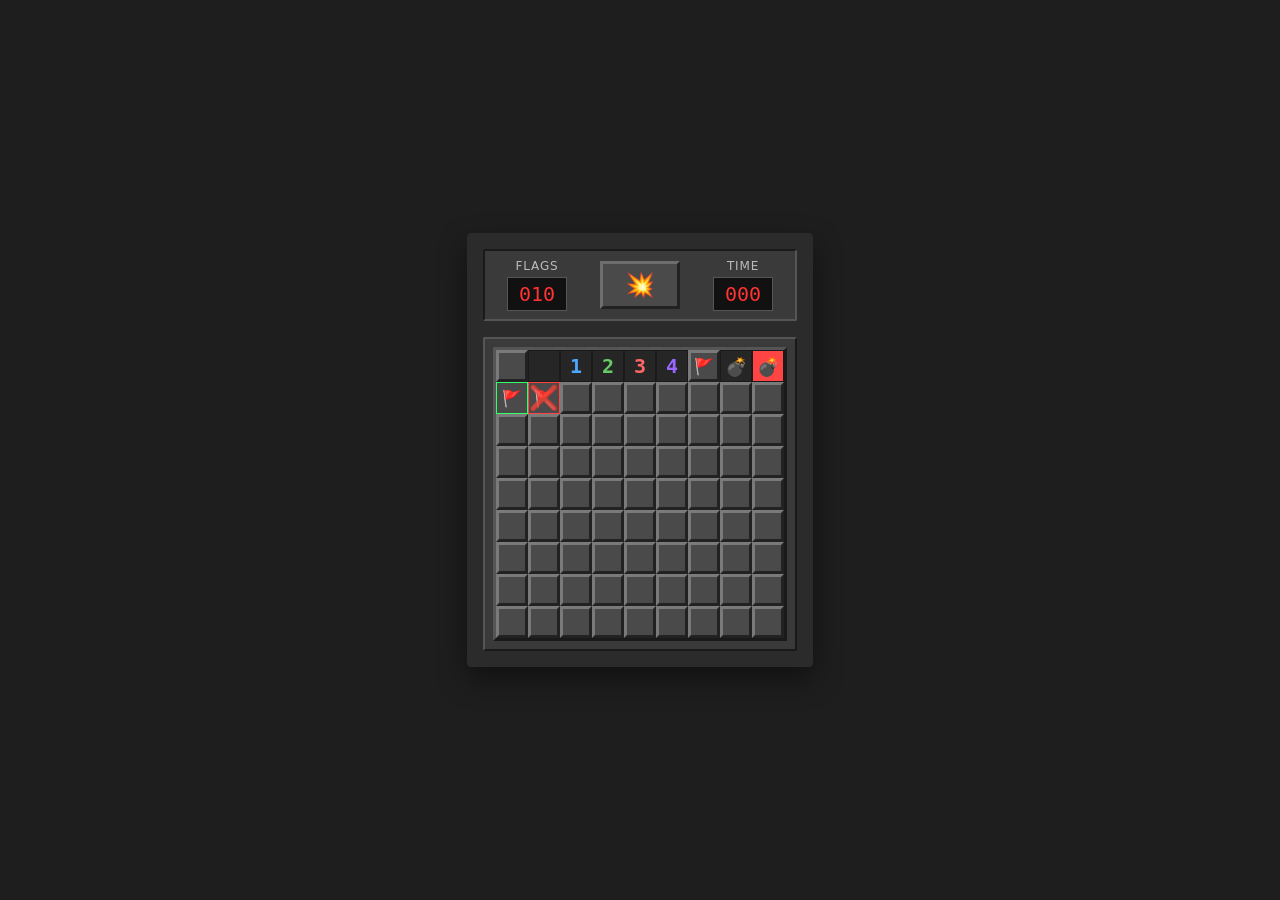
<file: BarsukovRodion/index.html>
<!doctype html>
<html lang="en">
<head>
    <meta charset="UTF-8" />
    <meta name="viewport" content="width=device-width, initial-scale=1.0" />
    <meta name="description" content="Minesweeper game interface - PR 1" />
    <title>Minesweeper UI - PR 1</title>
    <link rel="stylesheet" href="styles.css" />
</head>
<body>
<div class="game">
    <header class="game-header" aria-label="Game control panel">
        <div class="header-item header-flags">
            <span class="label">Flags</span>
            <output class="value" id="flag-count" aria-live="polite" aria-label="Number of flags">010</output>
        </div>
        <button
                class="header-item header-reset"
                id="reset-button"
                type="button"
                aria-label="Restart game"
                title="Restart game"
        >💥</button>
        <div class="header-item header-timer">
            <span class="label">Time</span>
            <output class="value" id="timer" aria-live="polite" aria-label="Time in seconds">000</output>
        </div>
    </header>

    <main class="game-main">
        <div class="board" role="grid" aria-rowcount="9" aria-colcount="9">

            <div class="row" role="row">
                <div class="cell cell--closed" role="gridcell" tabindex="0" aria-label="Closed cell"></div>
                <div class="cell cell--open" role="gridcell" aria-label="Empty open cell"></div>

                <div class="cell cell--open cell--number-1" role="gridcell" aria-label="Number 1">1</div>
                <div class="cell cell--open cell--number-2" role="gridcell" aria-label="Number 2">2</div>
                <div class="cell cell--open cell--number-3" role="gridcell" aria-label="Number 3">3</div>
                <div class="cell cell--open cell--number-4" role="gridcell" aria-label="Number 4">4</div>

                <div class="cell cell--flag" role="gridcell" tabindex="0" aria-label="Flag"></div>
                <div class="cell cell--mine" role="gridcell" aria-label="Mine"></div>
                <div class="cell cell--exploded" role="gridcell" aria-label="Exploded mine"></div>
            </div>

            <div class="row" role="row">
                <div class="cell cell--flag-correct" role="gridcell" aria-label="Correct flag"></div>
                <div class="cell cell--flag-wrong" role="gridcell" aria-label="Wrong flag"></div>
                <div class="cell cell--closed" role="gridcell" tabindex="0" aria-label="Closed cell"></div>
                <div class="cell cell--closed" role="gridcell" tabindex="0" aria-label="Closed cell"></div>
                <div class="cell cell--closed" role="gridcell" tabindex="0" aria-label="Closed cell"></div>
                <div class="cell cell--closed" role="gridcell" tabindex="0" aria-label="Closed cell"></div>
                <div class="cell cell--closed" role="gridcell" tabindex="0" aria-label="Closed cell"></div>
                <div class="cell cell--closed" role="gridcell" tabindex="0" aria-label="Closed cell"></div>
                <div class="cell cell--closed" role="gridcell" tabindex="0" aria-label="Closed cell"></div>
            </div>

            <div class="row" role="row">
                <div class="cell cell--closed" role="gridcell" tabindex="0" aria-label="Closed cell"></div>
                <div class="cell cell--closed" role="gridcell" tabindex="0" aria-label="Closed cell"></div>
                <div class="cell cell--closed" role="gridcell" tabindex="0" aria-label="Closed cell"></div>
                <div class="cell cell--closed" role="gridcell" tabindex="0" aria-label="Closed cell"></div>
                <div class="cell cell--closed" role="gridcell" tabindex="0" aria-label="Closed cell"></div>
                <div class="cell cell--closed" role="gridcell" tabindex="0" aria-label="Closed cell"></div>
                <div class="cell cell--closed" role="gridcell" tabindex="0" aria-label="Closed cell"></div>
                <div class="cell cell--closed" role="gridcell" tabindex="0" aria-label="Closed cell"></div>
                <div class="cell cell--closed" role="gridcell" tabindex="0" aria-label="Closed cell"></div>
            </div>

            <div class="row" role="row">
                <div class="cell cell--closed" role="gridcell" tabindex="0" aria-label="Closed cell"></div>
                <div class="cell cell--closed" role="gridcell" tabindex="0" aria-label="Closed cell"></div>
                <div class="cell cell--closed" role="gridcell" tabindex="0" aria-label="Closed cell"></div>
                <div class="cell cell--closed" role="gridcell" tabindex="0" aria-label="Closed cell"></div>
                <div class="cell cell--closed" role="gridcell" tabindex="0" aria-label="Closed cell"></div>
                <div class="cell cell--closed" role="gridcell" tabindex="0" aria-label="Closed cell"></div>
                <div class="cell cell--closed" role="gridcell" tabindex="0" aria-label="Closed cell"></div>
                <div class="cell cell--closed" role="gridcell" tabindex="0" aria-label="Closed cell"></div>
                <div class="cell cell--closed" role="gridcell" tabindex="0" aria-label="Closed cell"></div>
            </div>

            <div class="row" role="row">
                <div class="cell cell--closed" role="gridcell" tabindex="0" aria-label="Closed cell"></div>
                <div class="cell cell--closed" role="gridcell" tabindex="0" aria-label="Closed cell"></div>
                <div class="cell cell--closed" role="gridcell" tabindex="0" aria-label="Closed cell"></div>
                <div class="cell cell--closed" role="gridcell" tabindex="0" aria-label="Closed cell"></div>
                <div class="cell cell--closed" role="gridcell" tabindex="0" aria-label="Closed cell"></div>
                <div class="cell cell--closed" role="gridcell" tabindex="0" aria-label="Closed cell"></div>
                <div class="cell cell--closed" role="gridcell" tabindex="0" aria-label="Closed cell"></div>
                <div class="cell cell--closed" role="gridcell" tabindex="0" aria-label="Closed cell"></div>
                <div class="cell cell--closed" role="gridcell" tabindex="0" aria-label="Closed cell"></div>
            </div>

            <div class="row" role="row">
                <div class="cell cell--closed" role="gridcell" tabindex="0" aria-label="Closed cell"></div>
                <div class="cell cell--closed" role="gridcell" tabindex="0" aria-label="Closed cell"></div>
                <div class="cell cell--closed" role="gridcell" tabindex="0" aria-label="Closed cell"></div>
                <div class="cell cell--closed" role="gridcell" tabindex="0" aria-label="Closed cell"></div>
                <div class="cell cell--closed" role="gridcell" tabindex="0" aria-label="Closed cell"></div>
                <div class="cell cell--closed" role="gridcell" tabindex="0" aria-label="Closed cell"></div>
                <div class="cell cell--closed" role="gridcell" tabindex="0" aria-label="Closed cell"></div>
                <div class="cell cell--closed" role="gridcell" tabindex="0" aria-label="Closed cell"></div>
                <div class="cell cell--closed" role="gridcell" tabindex="0" aria-label="Closed cell"></div>
            </div>

            <div class="row" role="row">
                <div class="cell cell--closed" role="gridcell" tabindex="0" aria-label="Closed cell"></div>
                <div class="cell cell--closed" role="gridcell" tabindex="0" aria-label="Closed cell"></div>
                <div class="cell cell--closed" role="gridcell" tabindex="0" aria-label="Closed cell"></div>
                <div class="cell cell--closed" role="gridcell" tabindex="0" aria-label="Closed cell"></div>
                <div class="cell cell--closed" role="gridcell" tabindex="0" aria-label="Closed cell"></div>
                <div class="cell cell--closed" role="gridcell" tabindex="0" aria-label="Closed cell"></div>
                <div class="cell cell--closed" role="gridcell" tabindex="0" aria-label="Closed cell"></div>
                <div class="cell cell--closed" role="gridcell" tabindex="0" aria-label="Closed cell"></div>
                <div class="cell cell--closed" role="gridcell" tabindex="0" aria-label="Closed cell"></div>
            </div>

            <div class="row" role="row">
                <div class="cell cell--closed" role="gridcell" tabindex="0" aria-label="Closed cell"></div>
                <div class="cell cell--closed" role="gridcell" tabindex="0" aria-label="Closed cell"></div>
                <div class="cell cell--closed" role="gridcell" tabindex="0" aria-label="Closed cell"></div>
                <div class="cell cell--closed" role="gridcell" tabindex="0" aria-label="Closed cell"></div>
                <div class="cell cell--closed" role="gridcell" tabindex="0" aria-label="Closed cell"></div>
                <div class="cell cell--closed" role="gridcell" tabindex="0" aria-label="Closed cell"></div>
                <div class="cell cell--closed" role="gridcell" tabindex="0" aria-label="Closed cell"></div>
                <div class="cell cell--closed" role="gridcell" tabindex="0" aria-label="Closed cell"></div>
                <div class="cell cell--closed" role="gridcell" tabindex="0" aria-label="Closed cell"></div>
            </div>

            <div class="row" role="row">
                <div class="cell cell--closed" role="gridcell" tabindex="0" aria-label="Closed cell"></div>
                <div class="cell cell--closed" role="gridcell" tabindex="0" aria-label="Closed cell"></div>
                <div class="cell cell--closed" role="gridcell" tabindex="0" aria-label="Closed cell"></div>
                <div class="cell cell--closed" role="gridcell" tabindex="0" aria-label="Closed cell"></div>
                <div class="cell cell--closed" role="gridcell" tabindex="0" aria-label="Closed cell"></div>
                <div class="cell cell--closed" role="gridcell" tabindex="0" aria-label="Closed cell"></div>
                <div class="cell cell--closed" role="gridcell" tabindex="0" aria-label="Closed cell"></div>
                <div class="cell cell--closed" role="gridcell" tabindex="0" aria-label="Closed cell"></div>
                <div class="cell cell--closed" role="gridcell" tabindex="0" aria-label="Closed cell"></div>
            </div>
        </div>
        <div id="game-status" role="status" aria-live="polite" hidden></div>
        <noscript>JavaScript is required for the game to work.</noscript>
    </main>
</div>
</body>
</html>
</file>
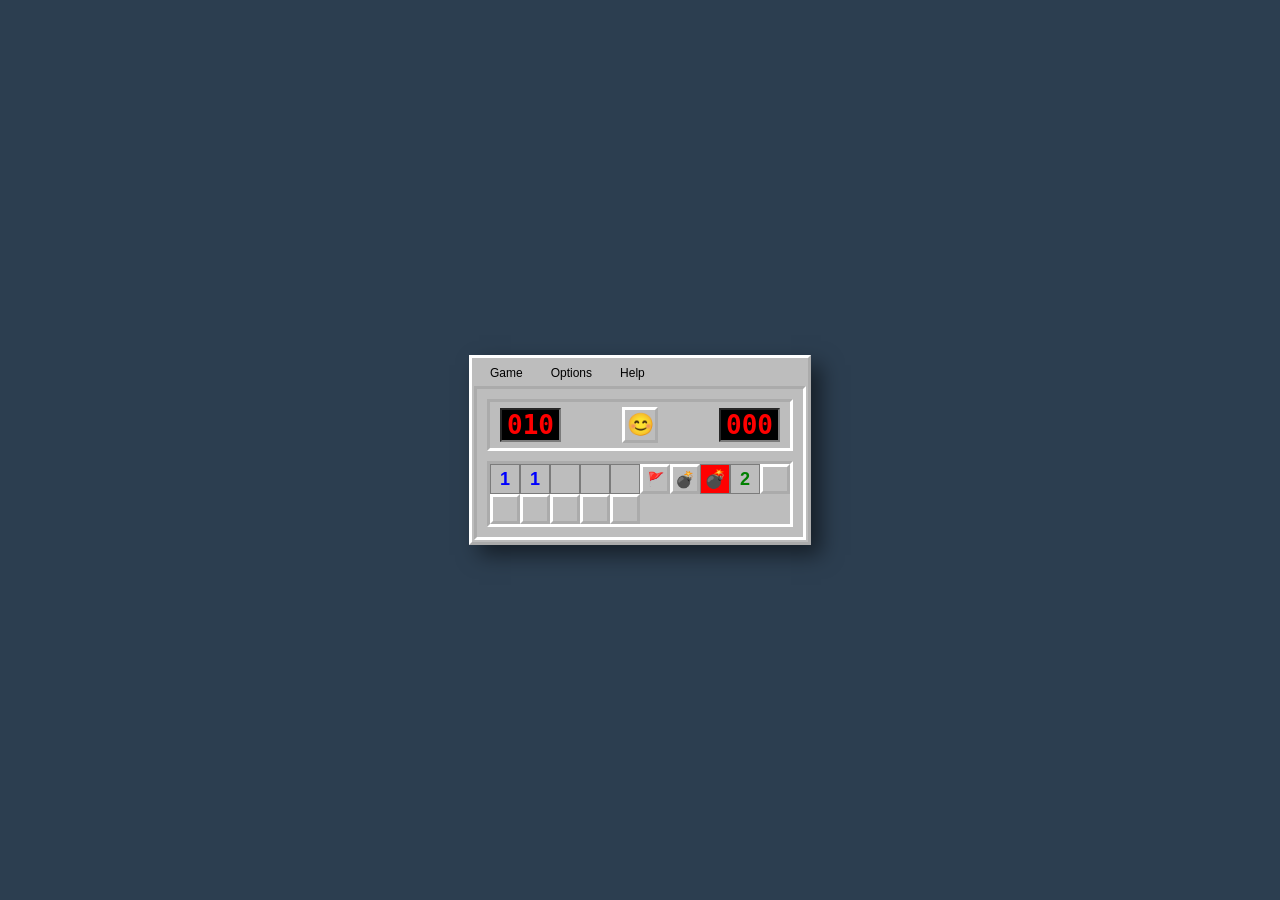
<file: FomenkoHalyna/index.html>
<!DOCTYPE html>
<html lang="uk">
<head>
    <meta charset="UTF-8">
    <meta name="viewport" content="width=device-width, initial-scale=1.0">
    <title>Minesweeper UI - Halyna Fomenko</title>
    <link rel="stylesheet" href="style.css">
</head>
<body>

    <div class="game-container">
        <div class="menu-bar" role="menubar">
            <button type="button" class="menu-bar-button" role="menuitem">Game</button>
            <button type="button" class="menu-bar-button" role="menuitem">Options</button>
            <button type="button" class="menu-bar-button" role="menuitem">Help</button>
        </div>

        <div class="game-box">
            <header class="status-panel">
                <div class="counter">010</div>
                <button class="reset-button" type="button" aria-label="Reset game">😊</button>
                <div class="counter">000</div>
            </header>

            <main class="game-grid">
                <button type="button" class="cell open n1">1</button>
                <button type="button" class="cell open n1">1</button>
                <button type="button" class="cell open"></button>
                <button type="button" class="cell open"></button>
                <button type="button" class="cell open"></button>
                <button type="button" class="cell flag" aria-label="Flagged"></button>
                <button type="button" class="cell mine" aria-label="Mine"></button>
                <button type="button" class="cell mine-exploded" aria-label="Exploded mine"></button>
                <button type="button" class="cell open n2">2</button>
                <button type="button" class="cell"></button>
                <button type="button" class="cell"></button>
                <button type="button" class="cell"></button>
                <button type="button" class="cell"></button>
                <button type="button" class="cell"></button>
                <button type="button" class="cell"></button>
            </main>
        </div>
    </div>

</body>
</html>
</file>
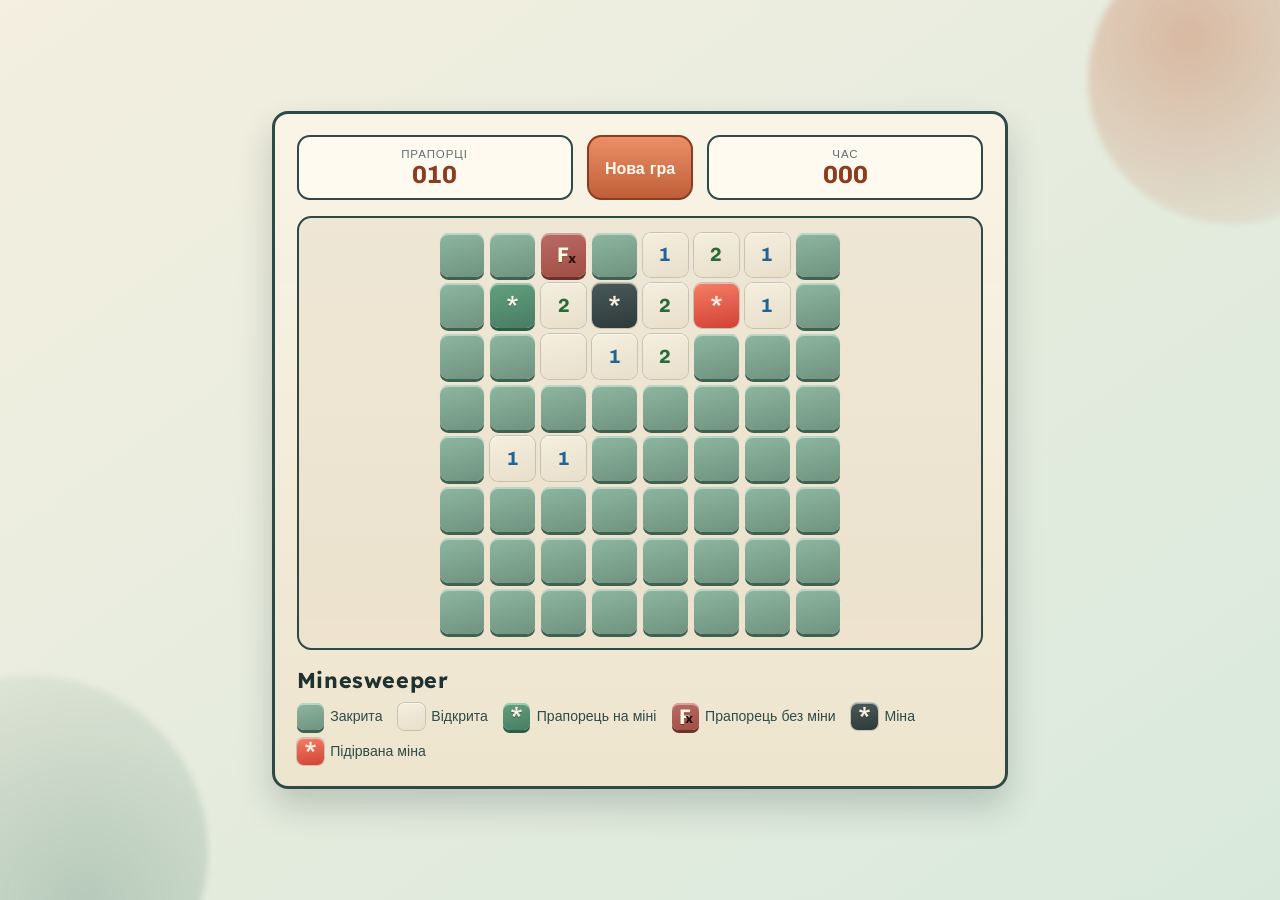
<file: Khalin Ihor/index.html>
<!DOCTYPE html>
<html lang="uk">
<head>
    <meta charset="UTF-8">
    <meta name="viewport" content="width=device-width, initial-scale=1.0">
    <title>Minesweeper UI</title>
    <link rel="stylesheet" href="styles.css">
</head>
<body>
<main class="game-shell">
    <header class="game-header">
        <div class="status-panel" aria-label="Індикатор прапорців">
            <span class="status-label">Прапорці</span>
            <output class="status-value" aria-live="polite">010</output>
        </div>
        <button class="start-button" type="button" aria-label="Почати нову гру">Нова гра</button>
        <div class="status-panel" aria-label="Таймер гри">
            <span class="status-label">Час</span>
            <output class="status-value" aria-live="polite">000</output>
        </div>
    </header>

    <section class="board-wrap" aria-label="Ігрове поле">
        <div class="game-board" role="grid" aria-label="Сітка 8 на 8">
            <button class="cell cell--closed" type="button" aria-label="Закрита клітинка"></button>
            <button class="cell cell--closed" type="button" aria-label="Закрита клітинка"></button>
            <button class="cell cell--closed cell--flag cell--wrong" type="button" aria-label="Прапорець у клітинці без міни"></button>
            <button class="cell cell--closed" type="button" aria-label="Закрита клітинка"></button>
            <button class="cell cell--open cell--n1" type="button" aria-label="Відкрита клітинка з числом 1" disabled>1</button>
            <button class="cell cell--open cell--n2" type="button" aria-label="Відкрита клітинка з числом 2" disabled>2</button>
            <button class="cell cell--open cell--n1" type="button" aria-label="Відкрита клітинка з числом 1" disabled>1</button>
            <button class="cell cell--closed" type="button" aria-label="Закрита клітинка"></button>

            <button class="cell cell--closed" type="button" aria-label="Закрита клітинка"></button>
            <button class="cell cell--closed cell--flag cell--mine" type="button" aria-label="Прапорець на клітинці з міною"></button>
            <button class="cell cell--open cell--n2" type="button" aria-label="Відкрита клітинка з числом 2" disabled>2</button>
            <button class="cell cell--open cell--mine" type="button" aria-label="Відкрита клітинка з міною" disabled></button>
            <button class="cell cell--open cell--n2" type="button" aria-label="Відкрита клітинка з числом 2" disabled>2</button>
            <button class="cell cell--open cell--mine-hit" type="button" aria-label="Міна, на яку натиснув користувач" disabled></button>
            <button class="cell cell--open cell--n1" type="button" aria-label="Відкрита клітинка з числом 1" disabled>1</button>
            <button class="cell cell--closed" type="button" aria-label="Закрита клітинка"></button>

            <button class="cell cell--closed" type="button" aria-label="Закрита клітинка"></button>
            <button class="cell cell--closed" type="button" aria-label="Закрита клітинка"></button>
            <button class="cell cell--open" type="button" aria-label="Відкрита порожня клітинка" disabled></button>
            <button class="cell cell--open cell--n1" type="button" aria-label="Відкрита клітинка з числом 1" disabled>1</button>
            <button class="cell cell--open cell--n2" type="button" aria-label="Відкрита клітинка з числом 2" disabled>2</button>
            <button class="cell cell--closed" type="button" aria-label="Закрита клітинка"></button>
            <button class="cell cell--closed" type="button" aria-label="Закрита клітинка"></button>
            <button class="cell cell--closed" type="button" aria-label="Закрита клітинка"></button>

            <button class="cell cell--closed" type="button" aria-label="Закрита клітинка"></button>
            <button class="cell cell--closed" type="button" aria-label="Закрита клітинка"></button>
            <button class="cell cell--closed" type="button" aria-label="Закрита клітинка"></button>
            <button class="cell cell--closed" type="button" aria-label="Закрита клітинка"></button>
            <button class="cell cell--closed" type="button" aria-label="Закрита клітинка"></button>
            <button class="cell cell--closed" type="button" aria-label="Закрита клітинка"></button>
            <button class="cell cell--closed" type="button" aria-label="Закрита клітинка"></button>
            <button class="cell cell--closed" type="button" aria-label="Закрита клітинка"></button>

            <button class="cell cell--closed" type="button" aria-label="Закрита клітинка"></button>
            <button class="cell cell--open cell--n1" type="button" aria-label="Відкрита клітинка з числом 1" disabled>1</button>
            <button class="cell cell--open cell--n1" type="button" aria-label="Відкрита клітинка з числом 1" disabled>1</button>
            <button class="cell cell--closed" type="button" aria-label="Закрита клітинка"></button>
            <button class="cell cell--closed" type="button" aria-label="Закрита клітинка"></button>
            <button class="cell cell--closed" type="button" aria-label="Закрита клітинка"></button>
            <button class="cell cell--closed" type="button" aria-label="Закрита клітинка"></button>
            <button class="cell cell--closed" type="button" aria-label="Закрита клітинка"></button>

            <button class="cell cell--closed" type="button" aria-label="Закрита клітинка"></button>
            <button class="cell cell--closed" type="button" aria-label="Закрита клітинка"></button>
            <button class="cell cell--closed" type="button" aria-label="Закрита клітинка"></button>
            <button class="cell cell--closed" type="button" aria-label="Закрита клітинка"></button>
            <button class="cell cell--closed" type="button" aria-label="Закрита клітинка"></button>
            <button class="cell cell--closed" type="button" aria-label="Закрита клітинка"></button>
            <button class="cell cell--closed" type="button" aria-label="Закрита клітинка"></button>
            <button class="cell cell--closed" type="button" aria-label="Закрита клітинка"></button>

            <button class="cell cell--closed" type="button" aria-label="Закрита клітинка"></button>
            <button class="cell cell--closed" type="button" aria-label="Закрита клітинка"></button>
            <button class="cell cell--closed" type="button" aria-label="Закрита клітинка"></button>
            <button class="cell cell--closed" type="button" aria-label="Закрита клітинка"></button>
            <button class="cell cell--closed" type="button" aria-label="Закрита клітинка"></button>
            <button class="cell cell--closed" type="button" aria-label="Закрита клітинка"></button>
            <button class="cell cell--closed" type="button" aria-label="Закрита клітинка"></button>
            <button class="cell cell--closed" type="button" aria-label="Закрита клітинка"></button>

            <button class="cell cell--closed" type="button" aria-label="Закрита клітинка"></button>
            <button class="cell cell--closed" type="button" aria-label="Закрита клітинка"></button>
            <button class="cell cell--closed" type="button" aria-label="Закрита клітинка"></button>
            <button class="cell cell--closed" type="button" aria-label="Закрита клітинка"></button>
            <button class="cell cell--closed" type="button" aria-label="Закрита клітинка"></button>
            <button class="cell cell--closed" type="button" aria-label="Закрита клітинка"></button>
            <button class="cell cell--closed" type="button" aria-label="Закрита клітинка"></button>
            <button class="cell cell--closed" type="button" aria-label="Закрита клітинка"></button>
        </div>
    </section>

    <section class="legend" aria-label="Опис станів клітинок">
        <h1 class="legend-title">Minesweeper</h1>
        <ul class="legend-list">
            <li class="legend-item"><span class="cell cell--closed cell--demo"></span>Закрита</li>
            <li class="legend-item"><span class="cell cell--open cell--demo"></span>Відкрита</li>
            <li class="legend-item"><span class="cell cell--closed cell--flag cell--mine cell--demo"></span>Прапорець на міні</li>
            <li class="legend-item"><span class="cell cell--closed cell--flag cell--wrong cell--demo"></span>Прапорець без міни</li>
            <li class="legend-item"><span class="cell cell--open cell--mine cell--demo"></span>Міна</li>
            <li class="legend-item"><span class="cell cell--open cell--mine-hit cell--demo"></span>Підірвана міна</li>
        </ul>
    </section>
</main>
</body>
</html>
</file>
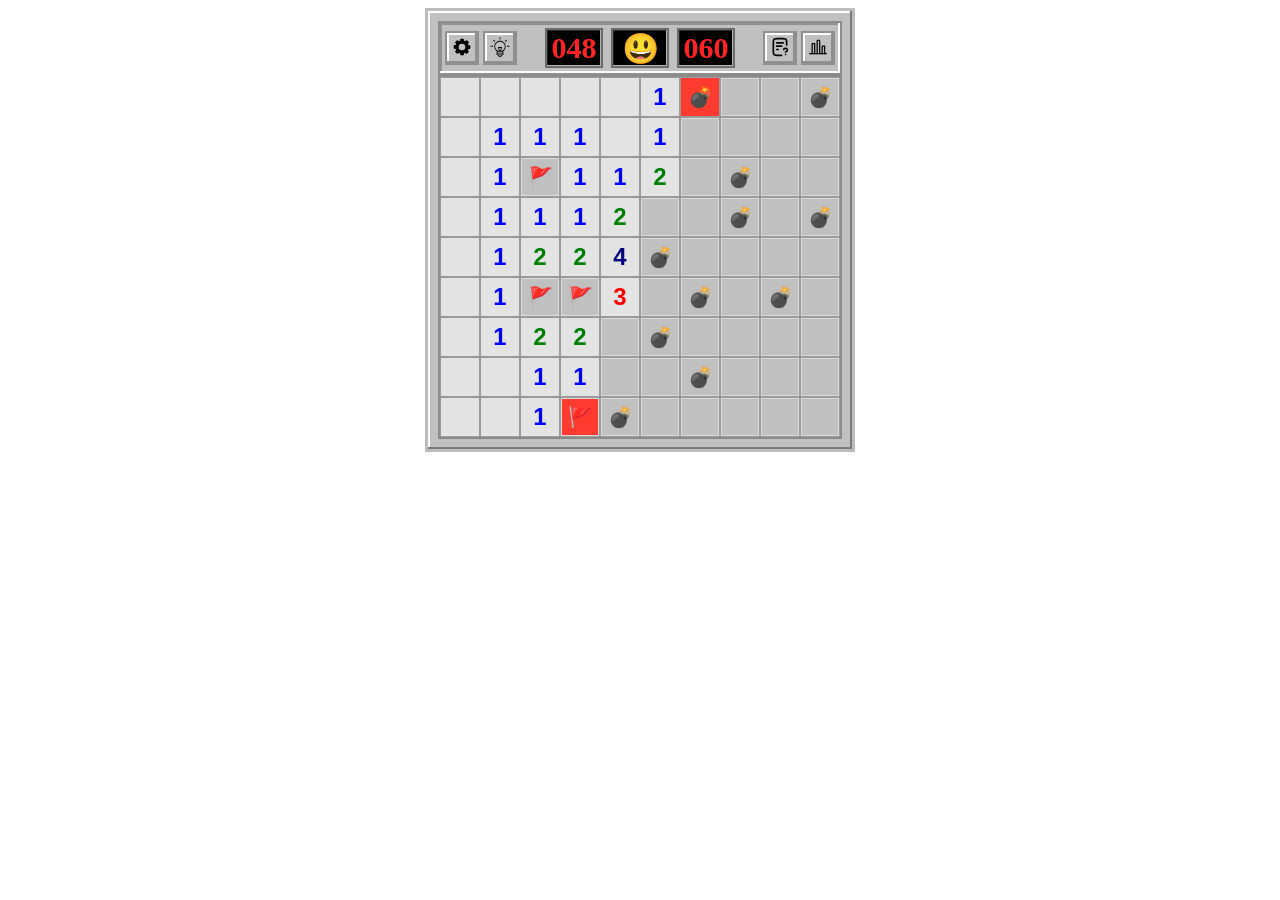
<file: KoryaginNazar/index.html>
<!DOCTYPE html>
<html lang="en">
<head>
    <meta charset="UTF-8">
    <meta name="viewport" content="width=device-width, initial-scale=1.0">
    <title>Minesweeper</title>
    <link rel="stylesheet" href="styles.css">
</head>
<body>
    <div class="minesweeper">
        <div class="menu">
            <div class="settings">
                <button class="icon-button" aria-label="Settings">
                    <svg fill="#000000" viewBox="0 0 24 24" xmlns="http://www.w3.org/2000/svg" id="settings" class="icon glyph" style="--darkreader-inline-fill: var(--darkreader-background-000000, #000000);" data-darkreader-inline-fill=""><g id="SVGRepo_bgCarrier" stroke-width="0"></g><g id="SVGRepo_tracerCarrier" stroke-linecap="round" stroke-linejoin="round"></g><g id="SVGRepo_iconCarrier"><path d="M20.89,9.78h-.65a1.16,1.16,0,0,1-1-.74V9a1.13,1.13,0,0,1,.22-1.26l.46-.46a1.13,1.13,0,0,0,0-1.58L18.29,4.14a1.13,1.13,0,0,0-1.58,0l-.46.46A1.13,1.13,0,0,1,15,4.82h0a1.16,1.16,0,0,1-.74-1V3.11A1.11,1.11,0,0,0,13.11,2H10.89A1.11,1.11,0,0,0,9.78,3.11v.65a1.16,1.16,0,0,1-.74,1H9A1.13,1.13,0,0,1,7.75,4.6l-.46-.46a1.13,1.13,0,0,0-1.58,0L4.14,5.71a1.13,1.13,0,0,0,0,1.58l.46.46A1.13,1.13,0,0,1,4.82,9V9a1.16,1.16,0,0,1-1,.74H3.11A1.11,1.11,0,0,0,2,10.89v2.22a1.11,1.11,0,0,0,1.11,1.11h.65a1.16,1.16,0,0,1,1,.74v0a1.13,1.13,0,0,1-.22,1.26l-.46.46a1.13,1.13,0,0,0,0,1.58l1.57,1.57a1.13,1.13,0,0,0,1.58,0l.46-.46A1.13,1.13,0,0,1,9,19.18H9a1.16,1.16,0,0,1,.74,1v.65A1.11,1.11,0,0,0,10.89,22h2.22a1.11,1.11,0,0,0,1.11-1.11v-.65a1.16,1.16,0,0,1,.74-1h0a1.13,1.13,0,0,1,1.26.22l.46.46a1.13,1.13,0,0,0,1.58,0l1.57-1.57a1.13,1.13,0,0,0,0-1.58l-.46-.46A1.13,1.13,0,0,1,19.18,15v0a1.16,1.16,0,0,1,1-.74h.65A1.11,1.11,0,0,0,22,13.11V10.89A1.11,1.11,0,0,0,20.89,9.78ZM12,16a4,4,0,1,1,4-4A4,4,0,0,1,12,16Z"></path></g></svg>
                </button>
                <button class="icon-button" aria-label="Game Statistics">
                    <svg fill="#000000" height="20px" width="20px" version="1.1" id="Capa_1" xmlns="http://www.w3.org/2000/svg" xmlns:xlink="http://www.w3.org/1999/xlink" viewBox="0 0 362.027 362.027" xml:space="preserve" style="--darkreader-inline-fill: var(--darkreader-background-000000, #000000);" data-darkreader-inline-fill=""><g id="SVGRepo_bgCarrier" stroke-width="0"></g><g id="SVGRepo_tracerCarrier" stroke-linecap="round" stroke-linejoin="round"></g><g id="SVGRepo_iconCarrier"> <g> <g> <path d="M181.014,68.957c-56.864,0-103.127,46.263-103.127,103.127c0,19.826,5.642,39.084,16.316,55.69 c7.799,12.132,17.992,22.433,29.904,30.321c-4.212,4.332-6.812,10.236-6.812,16.74c0,6.402,2.521,12.223,6.616,16.535 c-4.095,4.313-6.616,10.133-6.616,16.535c0,13.253,10.782,24.035,24.035,24.035h3.155v3.228c0,15.061,15.644,26.857,35.615,26.857 h1.828c19.971,0,35.614-11.797,35.614-26.857v-3.228h3.155c13.254,0,24.035-10.782,24.035-24.035 c0-6.402-2.521-12.223-6.615-16.535c4.095-4.313,6.615-10.133,6.615-16.535c0-6.51-2.606-12.42-6.823-16.752 c11.913-7.888,22.116-18.176,29.915-30.31c10.674-16.606,16.316-35.864,16.316-55.69 C284.141,115.22,237.878,68.957,181.014,68.957z M202.542,335.17c0,5.608-8.466,11.857-20.614,11.857H180.1 c-12.148,0-20.615-6.249-20.615-11.857v-3.228h43.058V335.17z M220.697,316.941H141.33c-4.982,0-9.035-4.053-9.035-9.035 c0-4.982,4.053-9.035,9.035-9.035h79.368c4.982,0,9.035,4.053,9.035,9.035C229.733,312.889,225.68,316.941,220.697,316.941z M220.697,283.871H141.33c-4.982,0-9.035-4.053-9.035-9.035c0-4.983,4.053-9.035,9.035-9.035h79.368 c4.982,0,9.035,4.053,9.035,9.035C229.733,279.818,225.68,283.871,220.697,283.871z M163.647,197.205h34.734 c-7.839,18.796-12.217,42.332-14,53.596h-6.734C175.862,239.525,171.481,215.992,163.647,197.205z M220.649,250.801H199.59 c2.306-13.774,7.814-41.184,17.273-57.299c1.361-2.319,1.377-5.189,0.041-7.523c-1.336-2.334-3.82-3.773-6.509-3.773h-58.764 c-2.689,0-5.172,1.439-6.508,3.773c-1.337,2.333-1.321,5.204,0.04,7.522c9.444,16.091,14.961,43.519,17.27,57.3h-21.055 c-29.513-14.898-48.492-45.588-48.492-78.717c0-48.594,39.534-88.127,88.127-88.127c48.594,0,88.127,39.533,88.127,88.127 C269.141,205.212,250.162,235.902,220.649,250.801z"></path> <g> <g> <path d="M181.014,47.08c-4.143,0-7.5-3.357-7.5-7.5V7.5c0-4.143,3.357-7.5,7.5-7.5c4.143,0,7.5,3.357,7.5,7.5v32.08 C188.514,43.723,185.156,47.08,181.014,47.08z"></path> </g> <g> <g> <path d="M85.372,86.729c-1.919,0-3.839-0.732-5.303-2.196L57.385,61.849c-2.929-2.93-2.929-7.678,0-10.607 c2.929-2.928,7.678-2.928,10.606,0l22.684,22.684c2.929,2.93,2.929,7.678,0,10.607C89.211,85.996,87.291,86.729,85.372,86.729z "></path> </g> <g> <path d="M276.672,86.713c-1.92,0-3.84-0.732-5.304-2.196c-2.929-2.93-2.929-7.678,0-10.607l22.684-22.684 c2.929-2.928,7.678-2.928,10.606,0c2.93,2.93,2.93,7.678,0,10.607l-22.684,22.684C280.51,85.98,278.591,86.713,276.672,86.713z "></path> </g> </g> <g> <g> <path d="M46.619,174.916H14.541c-4.142,0-7.5-3.357-7.5-7.5c0-4.143,3.358-7.5,7.5-7.5h32.079c4.142,0,7.5,3.357,7.5,7.5 C54.119,171.559,50.761,174.916,46.619,174.916z"></path> </g> <g> <path d="M347.487,174.916h-32.079c-4.142,0-7.5-3.357-7.5-7.5c0-4.143,3.358-7.5,7.5-7.5h32.079c4.142,0,7.5,3.357,7.5,7.5 C354.987,171.559,351.629,174.916,347.487,174.916z"></path> </g> </g> </g> </g> </g> </g></svg>
                </button>
            </div>
            <div class="counter">
                <div>048</div>
                <div>😃</div>
                <div>060</div>
            </div>
            <div class="info">
                <button class="icon-button" aria-label="Info">
                    <svg viewBox="0 0 24 24" fill="none" xmlns="http://www.w3.org/2000/svg"><g id="SVGRepo_bgCarrier" stroke-width="0"></g><g id="SVGRepo_tracerCarrier" stroke-linecap="round" stroke-linejoin="round"></g><g id="SVGRepo_iconCarrier"> <path d="M20 9.5V6.8C20 5.11984 20 4.27976 19.673 3.63803C19.3854 3.07354 18.9265 2.6146 18.362 2.32698C17.7202 2 16.8802 2 15.2 2H8.8C7.11984 2 6.27976 2 5.63803 2.32698C5.07354 2.6146 4.6146 3.07354 4.32698 3.63803C4 4.27976 4 5.11984 4 6.8V17.2C4 18.8802 4 19.7202 4.32698 20.362C4.6146 20.9265 5.07354 21.3854 5.63803 21.673C6.27976 22 7.11984 22 8.8 22H14M14 11H8M10 15H8M16 7H8M16.5 15.0022C16.6762 14.5014 17.024 14.079 17.4817 13.81C17.9395 13.5409 18.4777 13.4426 19.001 13.5324C19.5243 13.6221 19.999 13.8942 20.3409 14.3004C20.6829 14.7066 20.87 15.2207 20.8692 15.7517C20.8692 17.2506 18.6209 18 18.6209 18M18.6499 21H18.6599" stroke="#000000" stroke-width="2" stroke-linecap="round" stroke-linejoin="round" style="--darkreader-inline-stroke: var(--darkreader-text-000000, #e8e6e3);" data-darkreader-inline-stroke=""></path> </g></svg>
                </button>
                <button class="icon-button" aria-label="Hint">
                    <svg viewBox="0 0 24 24" xmlns="http://www.w3.org/2000/svg" fill="#000000" style="--darkreader-inline-fill: var(--darkreader-background-000000, #000000);" data-darkreader-inline-fill=""><g id="SVGRepo_bgCarrier" stroke-width="0"></g><g id="SVGRepo_tracerCarrier" stroke-linecap="round" stroke-linejoin="round"></g><g id="SVGRepo_iconCarrier"><defs><style>.a{fill:none;stroke:#000000;stroke-linecap:round;stroke-linejoin:round;stroke-width:1.5px;}</style><style class="darkreader darkreader--sync" media="screen"></style></defs><line class="a" x1="2" x2="22" y1="20" y2="20"></line><path class="a" d="M5,20V8.2A.2.2,0,0,1,5.2,8H7.8a.2.2,0,0,1,.2.2V20"></path><path class="a" d="M11,20V4.26667C11,4.11939,11.08954,4,11.2,4h2.6c.11046,0,.2.11939.2.26667V20"></path><path class="a" d="M17,20V11.15c0-.08284.08954-.15.2-.15h2.6c.11046,0,.2.06716.2.15V20"></path></g></svg>
                </button>        
            </div>
        </div>
        <div class="playing-field">
            <div class="board-row">
                <button aria-label="Board cell" class="open"></button>
                <button aria-label="Board cell" class="open"></button>
                <button aria-label="Board cell" class="open"></button>
                <button aria-label="Board cell" class="open"></button>
                <button aria-label="Board cell" class="open"></button>
                <button aria-label="Board cell" class="open adjacent-mine-count-1"></button>
                <button aria-label="Board cell" class="open exploded-bomb"></button>
                <button aria-label="Board cell" class="closed"></button>
                <button aria-label="Board cell" class="closed"></button>
                <button aria-label="Board cell" class="closed bomb"></button>
            </div>
            <div class="board-row">
                <button aria-label="Board cell" class="open"></button>
                <button aria-label="Board cell" class="open adjacent-mine-count-1"></button>
                <button aria-label="Board cell" class="open adjacent-mine-count-1"></button>
                <button aria-label="Board cell" class="open adjacent-mine-count-1"></button>
                <button aria-label="Board cell" class="open"></button>
                <button aria-label="Board cell" class="open adjacent-mine-count-1"></button>
                <button aria-label="Board cell" class="closed"></button>
                <button aria-label="Board cell" class="closed"></button>
                <button aria-label="Board cell" class="closed"></button>
                <button aria-label="Board cell" class="closed"></button>
            </div>
            <div class="board-row">
                <button aria-label="Board cell" class="open"></button>
                <button aria-label="Board cell" class="open adjacent-mine-count-1"></button>
                <button aria-label="Board cell" class="closed flag"></button>
                <button aria-label="Board cell" class="open adjacent-mine-count-1"></button>
                <button aria-label="Board cell" class="open adjacent-mine-count-1"></button>
                <button aria-label="Board cell" class="open adjacent-mine-count-2"></button>
                <button aria-label="Board cell" class="closed"></button>
                <button aria-label="Board cell" class="closed bomb"></button>
                <button aria-label="Board cell" class="closed"></button>
                <button aria-label="Board cell" class="closed"></button>
            </div>
            <div class="board-row">
                <button aria-label="Board cell" class="open"></button>
                <button aria-label="Board cell" class="open adjacent-mine-count-1"></button>
                <button aria-label="Board cell" class="open adjacent-mine-count-1"></button>
                <button aria-label="Board cell" class="open adjacent-mine-count-1"></button>
                <button aria-label="Board cell" class="open adjacent-mine-count-2"></button>
                <button aria-label="Board cell" class="closed"></button>
                <button aria-label="Board cell" class="closed"></button>
                <button aria-label="Board cell" class="closed bomb"></button>
                <button aria-label="Board cell" class="closed"></button>
                <button aria-label="Board cell" class="closed bomb"></button>
            </div>
            <div class="board-row">
                <button aria-label="Board cell" class="open"></button>
                <button aria-label="Board cell" class="open adjacent-mine-count-1"></button>
                <button aria-label="Board cell" class="open adjacent-mine-count-2"></button>
                <button aria-label="Board cell" class="open adjacent-mine-count-2"></button>
                <button aria-label="Board cell" class="open adjacent-mine-count-4"></button>
                <button aria-label="Board cell" class="closed bomb"></button>
                <button aria-label="Board cell" class="closed"></button>
                <button aria-label="Board cell" class="closed"></button>
                <button aria-label="Board cell" class="closed"></button>
                <button aria-label="Board cell" class="closed"></button>
            </div>
            <div class="board-row">
                <button aria-label="Board cell" class="open"></button>
                <button aria-label="Board cell" class="open adjacent-mine-count-1"></button>
                <button aria-label="Board cell" class="closed flag"></button>
                <button aria-label="Board cell" class="closed flag"></button>
                <button aria-label="Board cell" class="open adjacent-mine-count-3"></button>
                <button aria-label="Board cell" class="closed"></button>
                <button aria-label="Board cell" class="closed bomb"></button>
                <button aria-label="Board cell" class="closed"></button>
                <button aria-label="Board cell" class="closed bomb"></button>
                <button aria-label="Board cell" class="closed"></button>
            </div>
            <div class="board-row">
                <button aria-label="Board cell" class="open"></button>
                <button aria-label="Board cell" class="open adjacent-mine-count-1"></button>
                <button aria-label="Board cell" class="open adjacent-mine-count-2"></button>
                <button aria-label="Board cell" class="open adjacent-mine-count-2"></button>
                <button aria-label="Board cell" class="closed"></button>
                <button aria-label="Board cell" class="closed bomb"></button>
                <button aria-label="Board cell" class="closed"></button>
                <button aria-label="Board cell" class="closed"></button>
                <button aria-label="Board cell" class="closed"></button>
                <button aria-label="Board cell" class="closed"></button>
            </div>
            <div class="board-row">
                <button aria-label="Board cell" class="open"></button>
                <button aria-label="Board cell" class="open"></button>
                <button aria-label="Board cell" class="open adjacent-mine-count-1"></button>
                <button aria-label="Board cell" class="open adjacent-mine-count-1"></button>
                <button aria-label="Board cell" class="closed"></button>
                <button aria-label="Board cell" class="closed"></button>
                <button aria-label="Board cell" class="closed bomb"></button>
                <button aria-label="Board cell" class="closed"></button>
                <button aria-label="Board cell" class="closed"></button>
                <button aria-label="Board cell" class="closed"></button>
            </div>
            <div class="board-row">
                <button aria-label="Board cell" class="open"></button>
                <button aria-label="Board cell" class="open"></button>
                <button aria-label="Board cell" class="open adjacent-mine-count-1"></button>
                <button aria-label="Board cell" class="closed flag-red"></button>
                <button aria-label="Board cell" class="closed bomb"></button>
                <button aria-label="Board cell" class="closed"></button>
                <button aria-label="Board cell" class="closed"></button>
                <button aria-label="Board cell" class="closed"></button>
                <button aria-label="Board cell" class="closed"></button>
                <button aria-label="Board cell" class="closed"></button>
            </div>
        </div>
    </div>
</body>
</html>
</file>
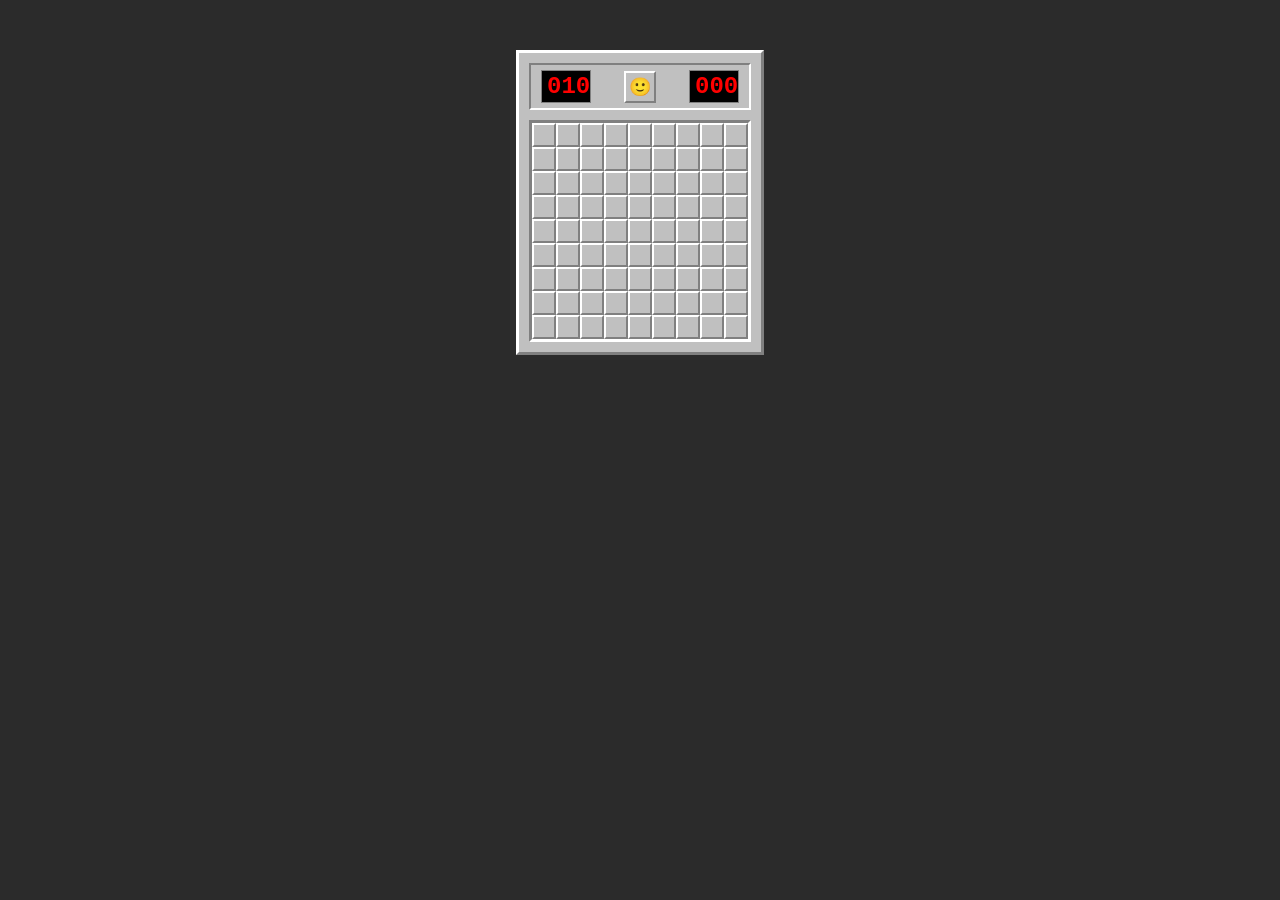
<file: Skripnik Dima/index.html>
<!DOCTYPE html>
<html lang="ru">
<head>
    <meta charset="UTF-8">
    <meta name="viewport" content="width=device-width, initial-scale=1.0">
    <title>Сапер</title>
    <link rel="stylesheet" href="style.css">
</head>
<body>
    <div class="window">
        <div class="header">
            <div class="lcd" id="mines-counter" aria-label="Mines remaining: 010">010</div>
            <a href="" class="smiley-btn" id="smiley-btn" aria-label="New game">🙂</a>
            <div class="lcd" id="timer" aria-label="Time elapsed: 000">000</div>
        </div>
        <div class="board-container">
            <div class="board" id="board" role="grid" aria-label="Minesweeper board">
                <button class="cell mine" type="button" aria-label="Row 1, Column 1: mine"><span>💣</span></button>
                <button class="cell" type="button" aria-label="Row 1, Column 2: 1 adjacent mine"><span class="val-1">1</span></button>
                <button class="cell" type="button" aria-label="Row 1, Column 3: empty"><span></span></button>
                <button class="cell" type="button" aria-label="Row 1, Column 4: empty"><span></span></button>
                <button class="cell" type="button" aria-label="Row 1, Column 5: empty"><span></span></button>
                <button class="cell" type="button" aria-label="Row 1, Column 6: empty"><span></span></button>
                <button class="cell" type="button" aria-label="Row 1, Column 7: empty"><span></span></button>
                <button class="cell" type="button" aria-label="Row 1, Column 8: 1 adjacent mine"><span class="val-1">1</span></button>
                <button class="cell mine" type="button" aria-label="Row 1, Column 9: mine"><span>💣</span></button>

                <button class="cell" type="button" aria-label="Row 2, Column 1: 1 adjacent mine"><span class="val-1">1</span></button>
                <button class="cell" type="button" aria-label="Row 2, Column 2: 1 adjacent mine"><span class="val-1">1</span></button>
                <button class="cell" type="button" aria-label="Row 2, Column 3: empty"><span></span></button>
                <button class="cell" type="button" aria-label="Row 2, Column 4: empty"><span></span></button>
                <button class="cell" type="button" aria-label="Row 2, Column 5: empty"><span></span></button>
                <button class="cell" type="button" aria-label="Row 2, Column 6: empty"><span></span></button>
                <button class="cell" type="button" aria-label="Row 2, Column 7: empty"><span></span></button>
                <button class="cell" type="button" aria-label="Row 2, Column 8: 1 adjacent mine"><span class="val-1">1</span></button>
                <button class="cell" type="button" aria-label="Row 2, Column 9: 1 adjacent mine"><span class="val-1">1</span></button>

                <button class="cell" type="button" aria-label="Row 3, Column 1: empty"><span></span></button>
                <button class="cell" type="button" aria-label="Row 3, Column 2: empty"><span></span></button>
                <button class="cell" type="button" aria-label="Row 3, Column 3: empty"><span></span></button>
                <button class="cell" type="button" aria-label="Row 3, Column 4: 1 adjacent mine"><span class="val-1">1</span></button>
                <button class="cell" type="button" aria-label="Row 3, Column 5: 1 adjacent mine"><span class="val-1">1</span></button>
                <button class="cell" type="button" aria-label="Row 3, Column 6: 1 adjacent mine"><span class="val-1">1</span></button>
                <button class="cell" type="button" aria-label="Row 3, Column 7: empty"><span></span></button>
                <button class="cell" type="button" aria-label="Row 3, Column 8: empty"><span></span></button>
                <button class="cell" type="button" aria-label="Row 3, Column 9: empty"><span></span></button>

                <button class="cell" type="button" aria-label="Row 4, Column 1: 1 adjacent mine"><span class="val-1">1</span></button>
                <button class="cell" type="button" aria-label="Row 4, Column 2: 1 adjacent mine"><span class="val-1">1</span></button>
                <button class="cell" type="button" aria-label="Row 4, Column 3: 1 adjacent mine"><span class="val-1">1</span></button>
                <button class="cell" type="button" aria-label="Row 4, Column 4: 1 adjacent mine"><span class="val-1">1</span></button>
                <button class="cell mine" type="button" aria-label="Row 4, Column 5: mine"><span>💣</span></button>
                <button class="cell" type="button" aria-label="Row 4, Column 6: 1 adjacent mine"><span class="val-1">1</span></button>
                <button class="cell" type="button" aria-label="Row 4, Column 7: 1 adjacent mine"><span class="val-1">1</span></button>
                <button class="cell" type="button" aria-label="Row 4, Column 8: 1 adjacent mine"><span class="val-1">1</span></button>
                <button class="cell" type="button" aria-label="Row 4, Column 9: 1 adjacent mine"><span class="val-1">1</span></button>

                <button class="cell" type="button" aria-label="Row 5, Column 1: 1 adjacent mine"><span class="val-1">1</span></button>
                <button class="cell mine" type="button" aria-label="Row 5, Column 2: mine"><span>💣</span></button>
                <button class="cell" type="button" aria-label="Row 5, Column 3: 1 adjacent mine"><span class="val-1">1</span></button>
                <button class="cell" type="button" aria-label="Row 5, Column 4: 1 adjacent mine"><span class="val-1">1</span></button>
                <button class="cell" type="button" aria-label="Row 5, Column 5: 1 adjacent mine"><span class="val-1">1</span></button>
                <button class="cell" type="button" aria-label="Row 5, Column 6: 1 adjacent mine"><span class="val-1">1</span></button>
                <button class="cell" type="button" aria-label="Row 5, Column 7: 1 adjacent mine"><span class="val-1">1</span></button>
                <button class="cell mine" type="button" aria-label="Row 5, Column 8: mine"><span>💣</span></button>
                <button class="cell" type="button" aria-label="Row 5, Column 9: 1 adjacent mine"><span class="val-1">1</span></button>

                <button class="cell" type="button" aria-label="Row 6, Column 1: 2 adjacent mines"><span class="val-2">2</span></button>
                <button class="cell" type="button" aria-label="Row 6, Column 2: 2 adjacent mines"><span class="val-2">2</span></button>
                <button class="cell" type="button" aria-label="Row 6, Column 3: 1 adjacent mine"><span class="val-1">1</span></button>
                <button class="cell" type="button" aria-label="Row 6, Column 4: empty"><span></span></button>
                <button class="cell" type="button" aria-label="Row 6, Column 5: empty"><span></span></button>
                <button class="cell" type="button" aria-label="Row 6, Column 6: empty"><span></span></button>
                <button class="cell" type="button" aria-label="Row 6, Column 7: 1 adjacent mine"><span class="val-1">1</span></button>
                <button class="cell" type="button" aria-label="Row 6, Column 8: 2 adjacent mines"><span class="val-2">2</span></button>
                <button class="cell" type="button" aria-label="Row 6, Column 9: 2 adjacent mines"><span class="val-2">2</span></button>

                <button class="cell mine" type="button" aria-label="Row 7, Column 1: mine"><span>💣</span></button>
                <button class="cell" type="button" aria-label="Row 7, Column 2: 2 adjacent mines"><span class="val-2">2</span></button>
                <button class="cell" type="button" aria-label="Row 7, Column 3: empty"><span></span></button>
                <button class="cell" type="button" aria-label="Row 7, Column 4: empty"><span></span></button>
                <button class="cell" type="button" aria-label="Row 7, Column 5: empty"><span></span></button>
                <button class="cell" type="button" aria-label="Row 7, Column 6: empty"><span></span></button>
                <button class="cell" type="button" aria-label="Row 7, Column 7: empty"><span></span></button>
                <button class="cell" type="button" aria-label="Row 7, Column 8: 1 adjacent mine"><span class="val-1">1</span></button>
                <button class="cell mine" type="button" aria-label="Row 7, Column 9: mine"><span>💣</span></button>

                <button class="cell" type="button" aria-label="Row 8, Column 1: 3 adjacent mines"><span class="val-3">3</span></button>
                <button class="cell" type="button" aria-label="Row 8, Column 2: 3 adjacent mines"><span class="val-3">3</span></button>
                <button class="cell" type="button" aria-label="Row 8, Column 3: 1 adjacent mine"><span class="val-1">1</span></button>
                <button class="cell" type="button" aria-label="Row 8, Column 4: empty"><span></span></button>
                <button class="cell" type="button" aria-label="Row 8, Column 5: 1 adjacent mine"><span class="val-1">1</span></button>
                <button class="cell" type="button" aria-label="Row 8, Column 6: 1 adjacent mine"><span class="val-1">1</span></button>
                <button class="cell" type="button" aria-label="Row 8, Column 7: 1 adjacent mine"><span class="val-1">1</span></button>
                <button class="cell" type="button" aria-label="Row 8, Column 8: 1 adjacent mine"><span class="val-1">1</span></button>
                <button class="cell" type="button" aria-label="Row 8, Column 9: 1 adjacent mine"><span class="val-1">1</span></button>

                <button class="cell mine" type="button" aria-label="Row 9, Column 1: mine"><span>💣</span></button>
                <button class="cell mine" type="button" aria-label="Row 9, Column 2: mine"><span>💣</span></button>
                <button class="cell" type="button" aria-label="Row 9, Column 3: 1 adjacent mine"><span class="val-1">1</span></button>
                <button class="cell" type="button" aria-label="Row 9, Column 4: empty"><span></span></button>
                <button class="cell" type="button" aria-label="Row 9, Column 5: 1 adjacent mine"><span class="val-1">1</span></button>
                <button class="cell mine" type="button" aria-label="Row 9, Column 6: mine"><span>💣</span></button>
                <button class="cell" type="button" aria-label="Row 9, Column 7: 1 adjacent mine"><span class="val-1">1</span></button>
                <button class="cell" type="button" aria-label="Row 9, Column 8: empty"><span></span></button>
                <button class="cell" type="button" aria-label="Row 9, Column 9: empty"><span></span></button>
            </div>
        </div>
    </div>
</body>
</html>
</file>
<file: BarsukovRodion/styles.css>
*,
*::before,
*::after {
    box-sizing: border-box;
}

body {
    margin: 0;
    font-family: system-ui, -apple-system, BlinkMacSystemFont, "Segoe UI", sans-serif;
    background: #1e1e1e;
    color: #f5f5f5;
    display: flex;
    min-height: 100vh;
    align-items: center;
    justify-content: center;
}

.game {
    background: #2b2b2b;
    padding: 16px;
    border-radius: 4px;
    box-shadow: 0 12px 30px rgba(0, 0, 0, 0.45);
    width: fit-content;
    margin: 0 auto;
}

.game-header {
    display: flex;
    align-items: center;
    justify-content: space-between;
    gap: 12px;
    margin-bottom: 16px;
    background: #3a3a3a;
    padding: 8px 12px;
    border-radius: 2px;
    border: 2px solid;
    border-color: #1a1a1a #555 #555 #1a1a1a;
}

.header-item {
    display: flex;
    flex-direction: column;
    align-items: center;
    min-width: 80px;
}

.header-item .label {
    font-size: 12px;
    text-transform: uppercase;
    letter-spacing: 0.07em;
    color: #bbbbbb;
    margin-bottom: 4px;
}

.header-item .value {
    font-family: "Roboto Mono", Consolas, monospace;
    font-size: 20px;
    padding: 4px 8px;
    background: #111;
    color: #ff3333;
    border: 1px solid #555;
    min-width: 60px;
    text-align: center;
}

.header-reset {
    background: #4a4a4a;
    color: #111;
    font-size: 24px;
    width: 48px;
    height: 48px;
    cursor: pointer;
    display: flex;
    align-items: center;
    justify-content: center;
    border: 3px solid;
    border-color: #6e6e6e #222 #222 #6e6e6e;
}

.header-reset:active {
    border: 2px solid;
    border-color: #222 #6e6e6e #6e6e6e #222;
    transform: translateY(1px);
}

.game-main {
    background: #3a3a3a;
    padding: 8px;
    border-radius: 2px;
    border: 2px solid;
    border-color: #555 #1a1a1a #1a1a1a #555;
}

.board {
    display: flex;
    flex-direction: column;
    align-items: center;
    border: 3px solid;
    border-color: #555 #1a1a1a #1a1a1a #555;
}

.row {
    display: grid;
    grid-template-columns: repeat(9, 32px);
}

.cell {
    width: 32px;
    height: 32px;
    font-family: "Roboto Mono", Consolas, monospace;
    font-size: 20px;
    display: flex;
    align-items: center;
    justify-content: center;
    cursor: pointer;
    user-select: none;
}
.cell--closed {
    background: #4a4a4a;
    border: 3px solid;
    border-color: #7a7a7a #222 #222 #7a7a7a;
}

.cell--open {
    background: #262626;
    border: 1px solid #1a1a1a;
    font-weight: bold;
}

.cell--flag,
.cell--flag-correct,
.cell--flag-wrong {
    background: #4a4a4a;
}

.cell--flag {
    border: 3px solid;
    border-color: #7a7a7a #222 #222 #7a7a7a;
}

.cell--flag::before,
.cell--flag-correct::before,
.cell--flag-wrong::before {
    content: "🚩";
    font-size: 16px;
}

.cell--flag-correct {
    border: 1px solid #33ff66;
}

.cell--flag-wrong {
    border: 1px solid #ff4444;
    position: relative;
}

.cell--flag-wrong::after {
    content: "❌";
    position: absolute;
    inset: 0;
    display: flex;
    align-items: center;
    justify-content: center;
    font-size: 24px;
    color: red;
    opacity: 0.8;
}

.cell--mine,
.cell--exploded {
    border: 1px solid #1a1a1a;
}

.cell--mine::before,
.cell--exploded::before {
    content: "💣";
    font-size: 18px;
}

.cell--mine     { background: #262626; }
.cell--exploded { background: #ff4444; }


.cell--number-1 { color: #4da6ff; }
.cell--number-2 { color: #66cc66; }
.cell--number-3 { color: #ff6666; }
.cell--number-4 { color: #9966ff; }
@media (max-width: 480px) {
    .row {
        grid-template-columns: repeat(9, 28px);
    }

    .cell {
        width: 28px;
        height: 28px;
        font-size: 16px;
    }

    .game {
        padding: 8px;
    }
}
</file>
<file: FomenkoHalyna/style.css>
:root {
    --ms-bg: #bdbdbd;
    --ms-light: #ffffff;
    --ms-dark: #7b7b7b;
    --cell-size: 30px;
}

body {
    background-color: #2c3e50;
    display: flex;
    justify-content: center;
    align-items: center;
    min-height: 100vh;
    min-height: 100dvh;
    margin: 0;
    font-family: 'Segoe UI', Tahoma, Geneva, Verdana, sans-serif;
}

.game-container {
    background-color: var(--ms-bg);
    border: 3px outset var(--ms-light);
    padding: 2px;
    box-shadow: 10px 10px 20px rgba(0,0,0,0.5);
}

.menu-bar {
    font-size: 12px;
    padding: 3px 8px;
    display: flex;
    gap: 12px;
}

.menu-bar-button {
    background: none;
    border: none;
    padding: 3px 8px;
    margin: 0;
    font: inherit;
    cursor: pointer;
    color: black;
    display: inline-flex;
    align-items: center;
}

.menu-bar-button:hover {
    background-color: #000080;
    color: white;
}

.menu-bar-button:focus-visible {
    outline: 1px dotted #000;
    outline-offset: -4px;
}

.game-box {
    border: 3px inset var(--ms-light);
    padding: 10px;
}

/* Верхня панель */
.status-panel {
    display: flex;
    justify-content: space-between;
    align-items: center;
    border: 3px inset var(--ms-light);
    padding: 5px 10px;
    margin-bottom: 10px;
    background-color: var(--ms-bg);
}

.counter {
    background-color: black;
    color: #ff0000;
    font-family: 'Consolas', monospace;
    font-size: 26px;
    font-weight: bold;
    padding: 0 5px;
    border: 2px inset var(--ms-dark);
}

/* Кнопка RESET з ефектами */
.reset-button {
    width: 36px;
    height: 36px;
    font-size: 22px;
    background-color: var(--ms-bg);
    border: 3px outset var(--ms-light);
    cursor: pointer;
    display: flex;
    justify-content: center;
    align-items: center;
    transition: transform 0.1s;
}

.reset-button:hover {
    background-color: #d0d0d0;
    filter: brightness(1.1);
}

.reset-button:active {
    border: 3px inset var(--ms-light);
    transform: scale(0.95);
}

/* Сітка 10x10 */
.game-grid {
    display: grid;
    grid-template-columns: repeat(10, var(--cell-size));
    border: 3px inset var(--ms-light);
    max-width: 100%; /* Захист від переповнення */
    overflow: auto;
}

/* Базова клітинка */
.cell {
    width: var(--cell-size);
    height: var(--cell-size);
    background-color: var(--ms-bg);
    border: 3px outset var(--ms-light);
    box-sizing: border-box;
    display: flex;
    justify-content: center;
    align-items: center;
    font-weight: bold;
    font-size: 18px;
    cursor: pointer;
}

/* Ефект наведення на закриту клітинку */
.cell:not(.open):hover {
    background-color: #e0e0e0;
    border-color: #fff;
}

/* Відкрита клітинка */
.cell.open {
    border: 1px solid var(--ms-dark);
    background-color: var(--ms-bg);
    cursor: default;
}

/* Спеціальні стани */
.cell.flag::before { content: "🚩"; font-size: 14px; }

.cell.mine::before { content: "💣"; font-size: 16px; }

.cell.mine-exploded {
    background-color: red;
    border: 1px solid var(--ms-dark);
}
.cell.mine-exploded::before { content: "💣"; }

.cell.flag-wrong {
    background-color: #ffb3b3;
    border: 1px solid var(--ms-dark);
}
.cell.flag-wrong::before { content: "🚩❌"; font-size: 12px; }

/* Кольори цифр */
.n1 { color: blue; }
.n2 { color: green; }
.n3 { color: red; }
.n4 { color: darkblue; }
</file>
<file: Khalin Ihor/styles.css>
@import url("https://fonts.googleapis.com/css2?family=Chivo+Mono:wght@500;700&family=Lexend:wght@400;600;700&display=swap");

:root {
    --bg-top: #f4efe0;
    --bg-bottom: #d8e9dc;
    --panel-bg: #f9f4e7;
    --panel-edge: #2f4946;
    --text-main: #1f3130;
    --text-soft: #5e7070;
    --accent: #bf5f39;
    --accent-dark: #8c3c1f;
    --safe-green: #6f927f;
    --safe-green-dark: #3e6151;
    --open-cell: #e8deca;
    --open-cell-top: #f5efdf;
    --mine-dark: #2f3a3a;
    --mine-hit: #d34136;
    --mine-hit-light: #f47e66;
    --cell-size: clamp(2rem, 7vw, 2.8rem);
    --cell-gap: clamp(0.22rem, 1.1vw, 0.38rem);
}

*,
*::before,
*::after {
    box-sizing: border-box;
}

body {
    margin: 0;
    min-height: 100vh;
    display: grid;
    place-items: center;
    padding: 1.5rem;
    font-family: "Lexend", "Trebuchet MS", sans-serif;
    color: var(--text-main);
    background: linear-gradient(145deg, var(--bg-top), var(--bg-bottom));
    overflow-x: hidden;
}

body::before,
body::after {
    content: "";
    position: fixed;
    z-index: -1;
    border-radius: 999px;
    filter: blur(3px);
}

body::before {
    width: 18rem;
    height: 18rem;
    top: -4rem;
    right: -6rem;
    background: radial-gradient(circle at 35% 35%, rgba(191, 95, 57, 0.36), rgba(191, 95, 57, 0));
}

body::after {
    width: 22rem;
    height: 22rem;
    bottom: -8rem;
    left: -9rem;
    background: radial-gradient(circle at 65% 65%, rgba(96, 138, 119, 0.35), rgba(96, 138, 119, 0));
}

.game-shell {
    width: min(46rem, 100%);
    padding: clamp(1rem, 2vw, 1.35rem);
    border: 3px solid var(--panel-edge);
    border-radius: 1rem;
    background: linear-gradient(180deg, rgba(249, 244, 231, 0.97), rgba(237, 227, 204, 0.96));
    box-shadow: 0 1.1rem 2.2rem rgba(26, 42, 40, 0.2);
    animation: slide-up 0.55s ease-out;
}

.game-header {
    display: grid;
    grid-template-columns: 1fr auto 1fr;
    gap: 0.9rem;
    align-items: center;
    margin-bottom: 1rem;
}

.status-panel {
    padding: 0.55rem 0.65rem;
    border: 2px solid var(--panel-edge);
    border-radius: 0.8rem;
    background: rgba(255, 251, 241, 0.9);
    text-align: center;
}

.status-label {
    display: block;
    font-size: 0.72rem;
    letter-spacing: 0.08em;
    text-transform: uppercase;
    color: var(--text-soft);
}

.status-value {
    font-family: "Chivo Mono", "Courier New", monospace;
    font-size: clamp(1.2rem, 3.8vw, 1.55rem);
    font-weight: 700;
    line-height: 1.15;
    color: var(--accent-dark);
}

.start-button {
    height: 100%;
    min-height: 3.2rem;
    padding: 0.5rem 1rem;
    border: 2px solid var(--accent-dark);
    border-radius: 0.9rem;
    background: linear-gradient(180deg, #eb8f66, var(--accent));
    color: #fffaf0;
    font: inherit;
    font-weight: 700;
    cursor: pointer;
    transition: transform 0.16s ease, box-shadow 0.16s ease, filter 0.16s ease;
}

.start-button:hover {
    transform: translateY(-2px);
    box-shadow: 0 0.5rem 1rem rgba(139, 63, 31, 0.32);
}

.start-button:active {
    transform: translateY(0);
    filter: brightness(0.96);
}

.start-button:focus-visible,
.cell:focus-visible {
    outline: 3px solid #ffd67c;
    outline-offset: 2px;
}

.board-wrap {
    border: 2px solid var(--panel-edge);
    border-radius: 0.9rem;
    padding: 0.9rem;
    background: rgba(232, 222, 202, 0.58);
}

.game-board {
    display: grid;
    grid-template-columns: repeat(8, var(--cell-size));
    gap: var(--cell-gap);
    justify-content: center;
}

.cell {
    position: relative;
    width: var(--cell-size);
    aspect-ratio: 1 / 1;
    border: none;
    border-radius: 0.52rem;
    display: grid;
    place-items: center;
    font-family: "Chivo Mono", "Courier New", monospace;
    font-size: clamp(0.92rem, 3vw, 1.2rem);
    font-weight: 700;
    line-height: 1;
    transition: transform 0.14s ease, filter 0.14s ease;
}

.cell--closed {
    background: linear-gradient(165deg, #8db7a0, var(--safe-green));
    box-shadow: inset 0 2px 0 rgba(244, 255, 249, 0.44), 0 3px 0 var(--safe-green-dark);
    cursor: pointer;
}

.cell--closed:hover {
    transform: translateY(-1px);
}

.cell--open {
    background: linear-gradient(165deg, var(--open-cell-top), var(--open-cell));
    box-shadow: inset 0 1px 0 rgba(255, 255, 255, 0.46), 0 0 0 1px rgba(35, 58, 57, 0.2);
    color: #223333;
    cursor: default;
}

.cell--flag {
    color: #fdf7e6;
}

.cell--flag::before {
    content: "F";
    font-size: 1.1em;
    font-weight: 700;
    text-shadow: 0 1px 0 rgba(0, 0, 0, 0.3);
}

.cell--flag.cell--mine {
    background: linear-gradient(165deg, #63a17f, #487c63);
    box-shadow: inset 0 2px 0 rgba(240, 255, 244, 0.44), 0 3px 0 #2c5e46;
}

.cell--flag.cell--wrong {
    background: linear-gradient(165deg, #b96b63, #a04e45);
    box-shadow: inset 0 2px 0 rgba(255, 236, 233, 0.44), 0 3px 0 #6d312c;
}

.cell--flag.cell--wrong::after {
    content: "x";
    position: absolute;
    right: 22%;
    top: 60%;
    transform: translateY(-50%);
    color: #2a130f;
    font-size: 0.72em;
    font-weight: 700;
}

.cell--mine,
.cell--mine-hit {
    color: #f6efe2;
}

.cell--mine::before,
.cell--mine-hit::before {
    content: "*";
    font-size: 1.3em;
}

.cell--mine {
    background: linear-gradient(170deg, #49595a, var(--mine-dark));
}

.cell--mine-hit {
    background: linear-gradient(170deg, var(--mine-hit-light), var(--mine-hit));
    animation: hit-pulse 0.95s ease-in-out infinite alternate;
}

.cell--n1 {
    color: #1f6399;
}

.cell--n2 {
    color: #256c36;
}

.cell--n3 {
    color: #a53939;
}

.legend {
    margin-top: 1rem;
}

.legend-title {
    margin: 0 0 0.6rem;
    font-size: clamp(1.1rem, 3.6vw, 1.35rem);
    letter-spacing: 0.03em;
}

.legend-list {
    margin: 0;
    padding: 0;
    list-style: none;
    display: flex;
    flex-wrap: wrap;
    gap: 0.5rem 0.95rem;
}

.legend-item {
    display: inline-flex;
    align-items: center;
    gap: 0.4rem;
    color: #2f4b49;
    font-size: 0.88rem;
}

.cell--demo {
    transform: none;
    pointer-events: none;
    width: 1.7rem;
    border-radius: 0.42rem;
}

@keyframes slide-up {
    from {
        opacity: 0;
        transform: translateY(20px) scale(0.98);
    }
    to {
        opacity: 1;
        transform: translateY(0) scale(1);
    }
}

@keyframes hit-pulse {
    from {
        box-shadow: 0 0 0 rgba(220, 63, 54, 0.25);
    }
    to {
        box-shadow: 0 0 0.8rem rgba(220, 63, 54, 0.45);
    }
}

@media (max-width: 640px) {
    body {
        padding: 0.9rem;
    }

    .game-header {
        grid-template-columns: 1fr;
    }

    .start-button {
        min-height: 2.8rem;
    }

    .board-wrap {
        padding: 0.65rem;
    }
}
</file>
<file: KoryaginNazar/styles.css>
body {
    display: flex;
    justify-content: center;
}

* {
  box-sizing: border-box;
}

.minesweeper {
  width: 430px;
  padding: 10px;
  border: 3px solid #bdbdbd;
  background: #c0c0c0;
  box-shadow: inset -2px -2px 0 #7a7a7a, inset 2px 2px 0 #ffffff;
}

.menu {
  display: flex;
  align-items: center;
  justify-content: space-between;
  padding: 5px;
  border: 2px solid #8b8b8b;
  background: #c0c0c0;
  box-shadow: inset -2px -2px 0 #ffffff, inset 2px 2px 0 #8f8f8f;
}

.icon-button {
  width: 34px;
  height: 34px;
  border: 2px solid #8f8f8f;
  background: #c0c0c0;
  box-shadow: inset -2px -2px 0 #8f8f8f, inset 2px 2px 0 #ffffff;
  cursor: pointer;
  padding: 0;
}

.icon-button svg {
  width: 20px;
  height: 20px;
}

.counter {
  flex: 1;
  max-width: 190px;
  display: flex;
  justify-content: space-between;
  align-items: center;
  gap: 8px;
}

.counter > div {
  width: 60px;
  height: 40px;
    display: flex;
    justify-content: center;
    align-items: center;
  font-size: 30px;
  font-weight: 700;
  border: 2px solid #6b6b6b;
  background: #000;
  color: #ff2323;
  box-shadow: inset -1px -1px 0 #b5b5b5, inset 1px 1px 0 #242424;
}

.playing-field {
  width: 404px;
  border: 2px solid #8b8b8b;
  background: #bdbdbd;
  box-shadow: inset -2px -2px 0 #ffffff, inset 2px 2px 0 #8f8f8f;
}

.board-row {
  display: flex;
  flex-wrap: nowrap;
}

.board-row > button {
  box-sizing: border-box;
  width: 40px;
  height: 40px;
  font-size: 24px;
  font-weight: 700;
  display: flex;
  align-items: center;
  justify-content: center;
  border: 1px solid #9a9a9a;
}

.open {
  background: #e3e3e3;
}

.closed {
  background: #c0c0c0;
  border-color: #8f8f8f;
  box-shadow: inset 0 0 0 1px #dcdcdc;
  cursor: pointer;
}

.closed:hover {
  background: #c9c9c9;
}

.adjacent-mine-count-1::before {
  content: "1";
  color: #0000ff;
}

.adjacent-mine-count-2::before {
  content: "2";
  color: #008000;
}

.adjacent-mine-count-3::before {
  content: "3";
  color: #ff0000;
}

.adjacent-mine-count-4::before {
  content: "4";
  color: #000080;
}

.flag::before {
  content: "🚩";
  font-size: 20px;
}

.flag-red {
  background: #ff3b30;
}

.flag-red::before {
  content: "🚩";
  font-size: 20px;
}

.bomb::before {
  content: "💣";
  font-size: 20px;
}

.exploded-bomb {
  background: #ff3b30;
}

.exploded-bomb::before {
  content: "💣";
  font-size: 20px;
}
</file>
<file: Skripnik Dima/style.css>
* {
    box-sizing: border-box;
    margin: 0;
    padding: 0;
}

body {
    display: flex;
    justify-content: center;
    background-color: #2b2b2b;
    padding-top: 50px;
}

.window {
    background-color: #c0c0c0;
    padding: 10px;
    border-top: 3px solid #fff;
    border-left: 3px solid #fff;
    border-bottom: 3px solid #808080;
    border-right: 3px solid #808080;
    display: inline-block;
    font-family: Arial, sans-serif;
}

.header {
    display: flex;
    justify-content: space-between;
    align-items: center;
    padding: 5px 10px;
    background-color: #c0c0c0;
    border-top: 2px solid #808080;
    border-left: 2px solid #808080;
    border-bottom: 2px solid #fff;
    border-right: 2px solid #fff;
    margin-bottom: 10px;
}

.lcd {
    background-color: black;
    color: red;
    font-family: 'Courier New', Courier, monospace;
    font-size: 24px;
    font-weight: bold;
    padding: 2px 5px;
    border: 1px solid #808080;
    width: 50px;
    text-align: center;
}

.smiley-btn {
    width: 32px;
    height: 32px;
    font-size: 18px;
    background-color: #c0c0c0;
    border-top: 2px solid #fff;
    border-left: 2px solid #fff;
    border-bottom: 2px solid #808080;
    border-right: 2px solid #808080;
    cursor: pointer;
    text-decoration: none;
    display: flex;
    justify-content: center;
    align-items: center;
    color: black;
}
.smiley-btn:active {
    border-top: 2px solid #808080;
    border-left: 2px solid #808080;
    border-bottom: 2px solid #fff;
    border-right: 2px solid #fff;
}

.board-container {
    border-top: 3px solid #808080;
    border-left: 3px solid #808080;
    border-bottom: 3px solid #fff;
    border-right: 3px solid #fff;
}

.board {
    display: grid;
    grid-template-columns: repeat(9, 24px);
    grid-template-rows: repeat(9, 24px);
    background-color: #808080;
}

.board input[type="checkbox"] {
    display: none;
}

.board .cell {
    width: 24px;
    height: 24px;
    background-color: #c0c0c0;
    border-top: 2px solid #fff;
    border-left: 2px solid #fff;
    border-bottom: 2px solid #808080;
    border-right: 2px solid #808080;
    display: flex;
    justify-content: center;
    align-items: center;
    font-weight: bold;
    font-size: 14px;
    cursor: pointer;
    user-select: none;
}

.board .cell:active {
    border: 1px solid #808080;
}

.board .cell span {
    display: none;
}

.board input[type="checkbox"]:checked + .cell {
    border: 1px solid #808080;
    background-color: #c0c0c0;
    cursor: default;
    pointer-events: none; 
}

.board input[type="checkbox"]:checked + .cell span {
    display: block;
}

.val-1 { color: blue; }
.val-2 { color: green; }
.val-3 { color: red; }

body:has(.mine:checked) .board {
    pointer-events: none;
}

body:has(.mine:checked) .is-mine span {
    display: block;
}

body:has(.mine:checked) .mine:checked + .is-mine {
    background-color: red;
    border: 1px solid #808080;
}}
</file>
